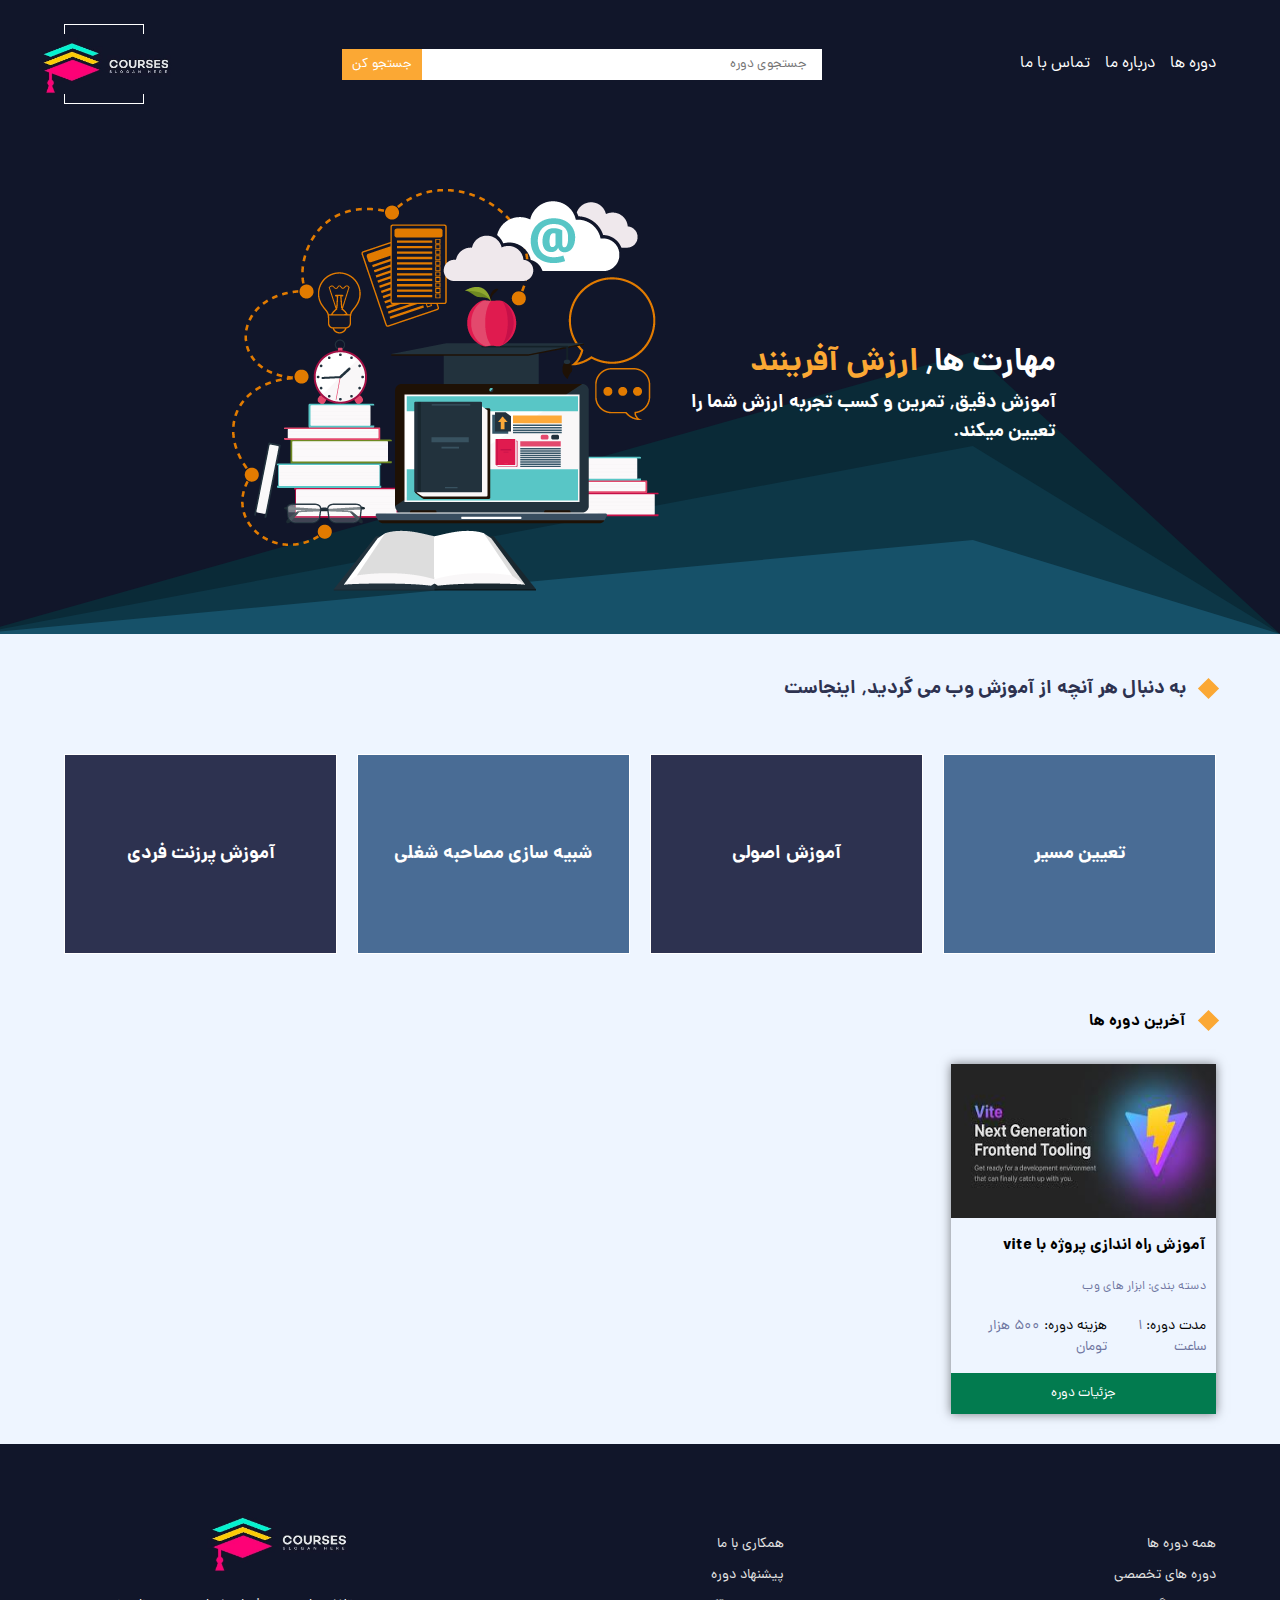
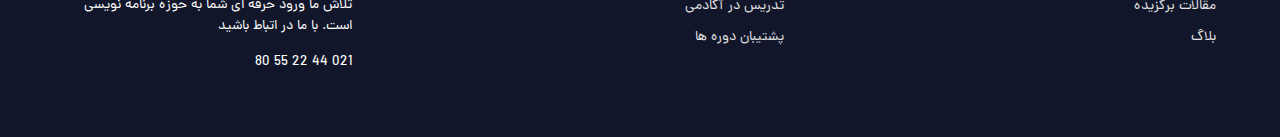
<file: index.html>
<!DOCTYPE html>
<html lang="fa" dir="rtl">
  <head>
    <meta charset="UTF-8" />
    <meta name="viewport" content="width=device-width, initial-scale=1.0" />
    <title>Courses App</title>
    <link rel="stylesheet" href="./styles/style.css" />
    <link rel="stylesheet" href="./styles/main.css" />
  </head>
  <body>
    <main class="p-relative">
      <header class="header container d-flex jc-sb align-center">
        <nav class="nav">
          <ul class="d-flex gap-3">
            <li><a href="./courses">دوره ها</a></li>
            <li><a href="./about-us">درباره ما</a></li>
            <li><a href="./contact-us">تماس با ما</a></li>
          </ul>
        </nav>
        <div class="search_bar">
          <form class="d-flex">
            <input
              class="search_inp py-1 px-3"
              type="search"
              name=""
              id=""
              placeholder="جستجوی دوره"
            />
            <input class="search_btn px-2" type="submit" value="جستجو کن" />
          </form>
        </div>
        <div class="logo">
          <img src="./images/logo.jpg" alt="logo" />
        </div>
      </header>
      <div class="intro_section p-relative">
        <div class="intro d-flex align-center jc-sb container py-6">
          <div class="content p-relative">
            <div class="heading d-flex gap-1">
              <h1 class="heading-1">مهارت ها٬</h1>
              <h1 class="heading-2">ارزش آفرینند</h1>
            </div>
            <div class="sub_heading">
              <h3>آموزش دقیق٬ تمرین و کسب تجربه ارزش شما را تعیین میکند.</h3>
            </div>
          </div>
          <div class="intro_img p-relative">
            <img src="./images/intro-img.png" alt="" />
          </div>
        </div>
        <div class="shape p-absolute"></div>
        <div class="shape2 p-absolute"></div>
        <div class="shape3 p-absolute"></div>
      </div>
      <div class="info container my-3 py-5">
        <div class="title mb-6">
          <h4>به دنبال هر آنچه از آموزش وب می گردید٬ اینجاست</h4>
        </div>
        <div class="boxes d-flex gap-4 align-center jc-sb pt-4">
          <div class="box">
            <h3>تعیین مسیر</h3>
          </div>
          <div class="box">
            <h3>آموزش اصولی</h3>
          </div>
          <div class="box">
            <h3>شبیه سازی مصاحبه شغلی</h3>
          </div>
          <div class="box">
            <h3>آموزش پرزنت فردی</h3>
          </div>
        </div>
      </div>
      <div class="courses container my-6">
        <div class="title">
          <h4>آخرین دوره ها</h4>
        </div>
        <div class="courses_list d-flex gap-3 mt-6">
          <div class="course d-flex flex-col jc-sb">
            <img class="course_cover" src="./images/c1.jpeg" alt="" />
            <div class="content px-2 py-3 d-flex flex-col gap-4">
              <div class="title">آموزش راه اندازی پروژه با vite</div>
              <div class="category">
                <span>دسته بندی: </span>
                <span>ابزار های وب</span>
              </div>
              <div class="details d-flex jc-sb">
                <div class="duration">
                  <span>مدت دوره: </span>
                  <span>۱ ساعت</span>
                </div>
                <div class="price">
                  <span>هزینه دوره: </span>
                  <span>۵۰۰ هزار تومان</span>
                </div>
              </div>
            </div>
            <button>جزئیات دوره</button>
          </div>
        </div>
      </div>
      <footer class="footer container d-flex jc-sb align-center mt-6">
        <div class="col-1">
          <ul>
            <li><a href="#">همه دوره ها</a></li>
            <li><a href="#">دوره های تخصصی</a></li>
            <li><a href="#">مقالات برگزیده</a></li>
            <li><a href="#">بلاگ</a></li>
          </ul>
        </div>
        <div class="col-2">
          <ul>
            <li><a href="#">همکاری با ما</a></li>
            <li><a href="#">پیشنهاد دوره</a></li>
            <li><a href="#">تدریس در آکادمی</a></li>
            <li><a href="#">پشتیبان دوره ها</a></li>
          </ul>
        </div>
        <div class="col-3 d-flex gap-3 flex-col">
          <div class="logo"><img src="./images/logo.jpg" alt="" /></div>
          <div class="trust">
            تلاش ما ورود حرفه ای شما به حوزه برنامه نویسی است. با ما در اتباط
            باشید
          </div>
          <div class="tel">021 44 22 55 80</div>
        </div>
      </footer>
    </main>

    <script src="./js/app.js"></script>
  </body>
</html>
</file>
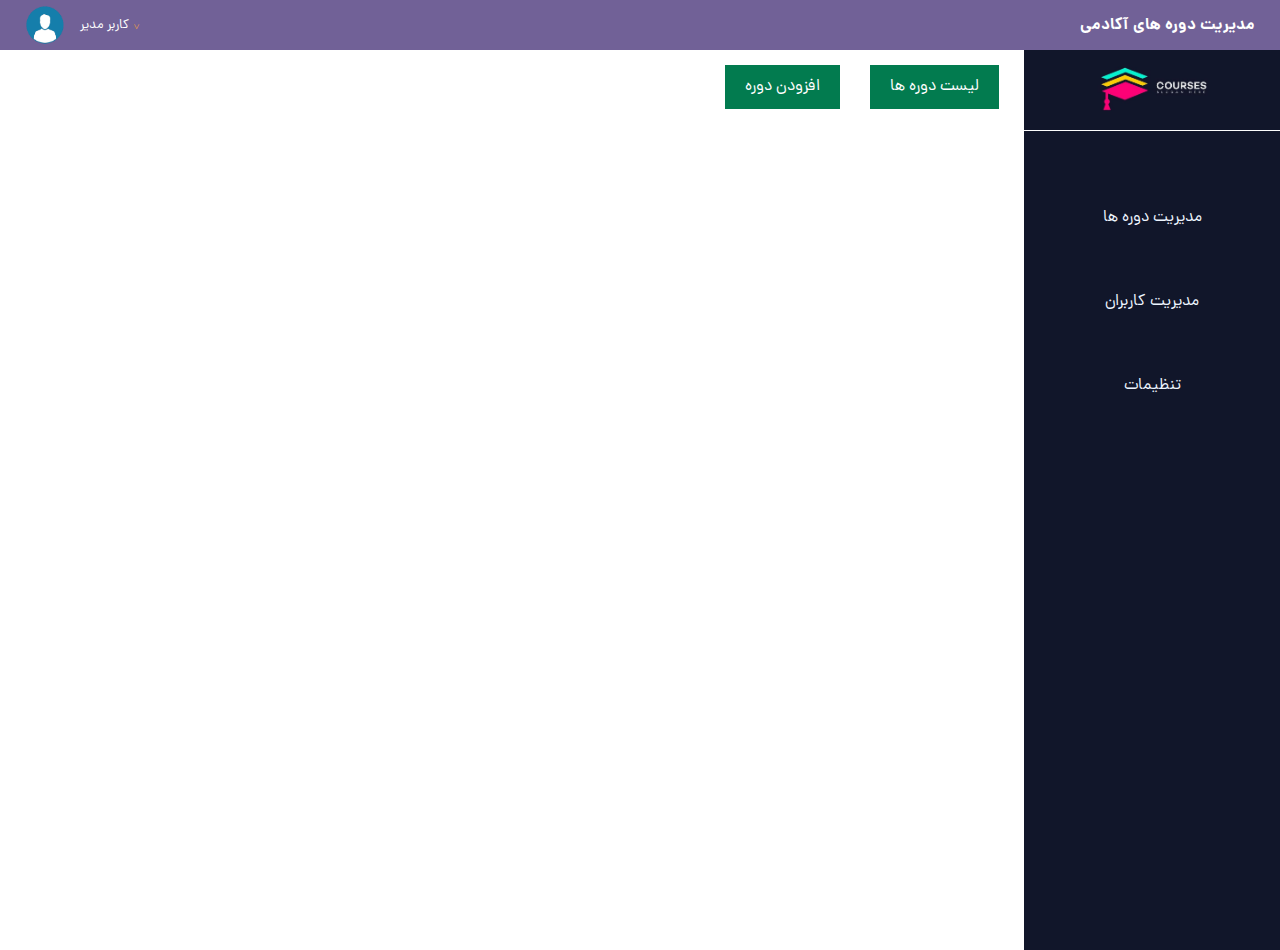
<file: coursesMng.html>
<!DOCTYPE html>
<html lang="fa" dir="rtl">
<head>
    <meta charset="UTF-8">
    <meta name="viewport" content="width=device-width, initial-scale=1.0">
    <title>Courses Management Dashboard</title>
    <link rel="stylesheet" href="./styles/main.css">
    <link rel="stylesheet" href="./styles/dashboard.css">
</head>
<body>
    <main>
        <div class="header d-flex jc-sb align-center">
            <h4>مدیریت دوره های آکادمی</h4>
            <div class="profile d-flex  jc-center align-center">
                <div class="name">کاربر مدیر</div>
                <img src="./images/user.png" alt="">
            </div>
        </div>
        <div class="content d-flex">
            <div class="sidebar">
                <div class="top d-flex jc-center align-center">
                    <div class="logo">
                        <img src="./images/logo.jpg" alt="">
                    </div>
                </div>
                <div class="menu py-6 my-6">
                    <ul class="d-flex text-center flex-col gap-6">
                        <li><a href="./coursesMng.html">مدیریت دوره ها</a></li>
                        <li><a href="./dashboard.html">مدیریت کاربران</a></li>
                        <li><a href="#">تنظیمات</a></li>
                    </ul>
                </div>
            </div>
            <div class="main_content">
                <div class="boxes d-flex gap-6">
                    <div class="box btn_list">
                        لیست دوره ها
                    </div>
                    <div class="box btn_add_data" >
                        افزودن دوره
                    </div>
                </div>
                <div class="sub_content w-100 d-flex flex-col jc-center align-center py-6">
                    <div class="tbl_list_data w-100">
                        <table class="tbl">
                            <thead>
                                <th>عنوان دوره</th>
                                <th>دسته دوره</th>
                                <th>سطح دوره</th>
                                <th>مدت دوره</th>
                                <th>قیمت دوره</th>
                                <th>عملیات</th>
                            </thead>
                            <tbody>
                                <tr>
                                    <td>a</td>
                                    <td>a</td>
                                    <td>a</td>
                                    <td>a</td>
                                    <td>a</td>
                                    <td class="actions">
                                        <button class="edit_user">ویرایش</button>
                                        <button class="delete_user">حذف</button>
                                    </td>
                                </tr>
                            </tbody>
                        </table>
                    </div>
                    <div class="frm_add_data">
                        <form class="d-flex flex-wrap jc-center align-center gap-6">
                            <input type="text" placeholder="عنوان دوره" class="title">
                            <select class="category">
                                <option value="null">دسته دوره</option>
                                <option value="frontend">فرانت اند</option>
                                <option value="backend">بک اند</option>
                            </select>
                            <select class="level">
                                <option value="null">سطح دوره</option>
                                <option value="intro">مقدماتی</option>
                                <option value="advance">پیشرفته</option>
                                <option value="to-advance">صفر تا صد</option>
                            </select>
                            <input type="text" class="desc" placeholder="توضیحات دوره">
                            <input type="number" class="chapter" placeholder="تعداد سرفصل ها">
                            <input type="number" class="duration" placeholder=" مدت دوره">
                            <input type="number" class="price" placeholder="قیمت دوره">
                            <input type="text" class="img" placeholder="تصویر کاور دوره">
                            <input type="text" class="date" placeholder="تاریخ شروع">
                            <input type="submit" value="ذخیره دوره" class="btn-save-data">
                            <input type="reset" value="پاک کردن فرم" class="btn-save-data">
                        </form>
                    </div>
                </div>
            </div>
        </div>
    </main>

    <script src="./js/dashboard.js"></script>

</body>
</html>
</file>
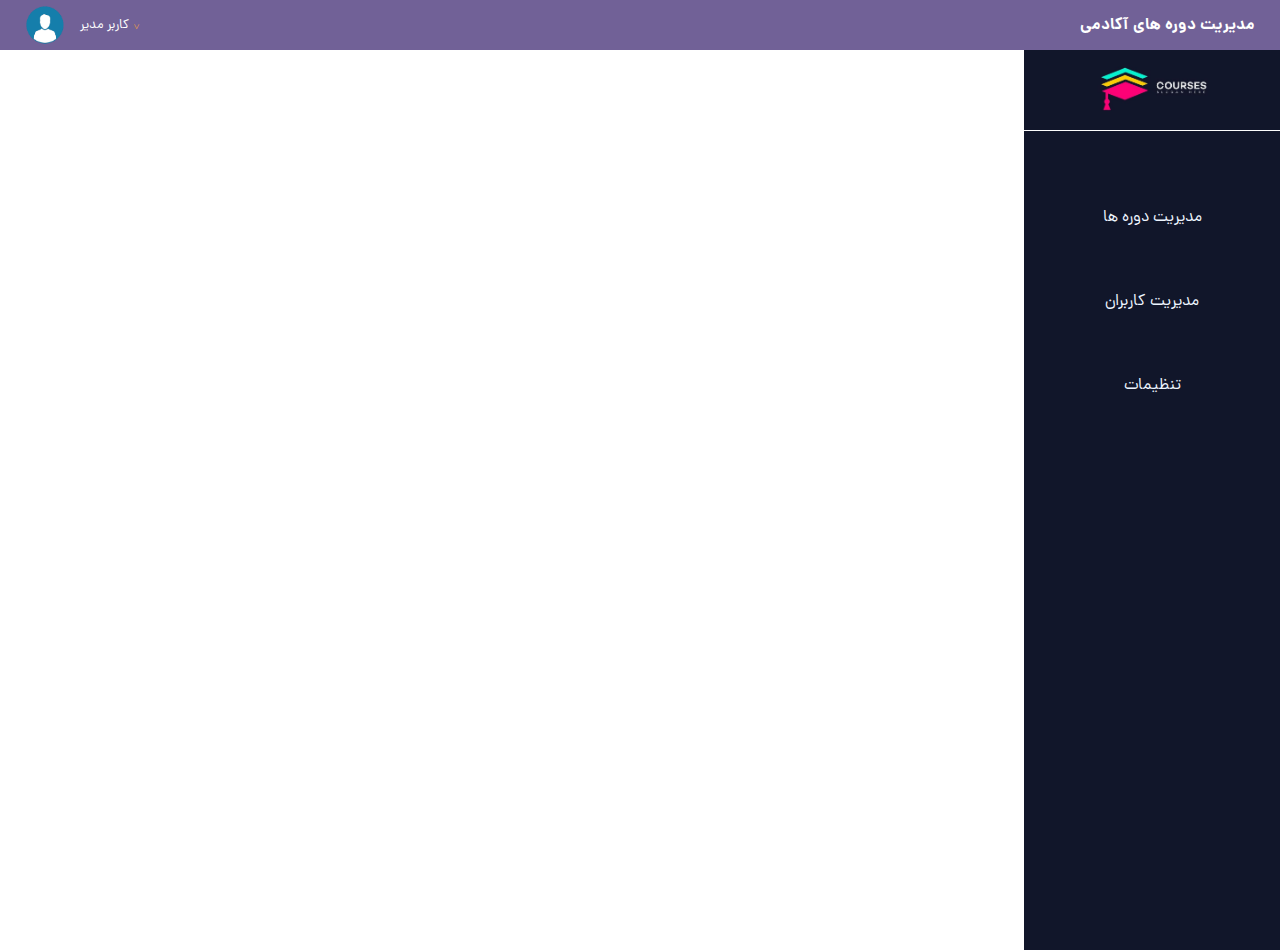
<file: dashboard.html>
<!DOCTYPE html>
<html lang="fa" dir="rtl">
<head>
    <meta charset="UTF-8">
    <meta name="viewport" content="width=device-width, initial-scale=1.0">
    <title>Courses Management Dashboard</title>
    <link rel="stylesheet" href="./styles/main.css">
    <link rel="stylesheet" href="./styles/dashboard.css">
</head>
<body>
    <main>
        <div class="header d-flex jc-sb align-center">
            <h4>مدیریت دوره های آکادمی</h4>
            <div class="profile d-flex  jc-center align-center">
                <div class="name">کاربر مدیر</div>
                <img src="./images/user.png" alt="">
            </div>
        </div>
        <div class="content d-flex">
            <div class="sidebar">
                <div class="top d-flex jc-center align-center">
                    <div class="logo">
                        <img src="./images/logo.jpg" alt="">
                    </div>
                </div>
                <div class="menu py-6 my-6">
                    <ul class="d-flex text-center flex-col gap-6">
                        <li><a href="./coursesMng.html">مدیریت دوره ها</a></li>
                        <li><a href="./dashboard.html">مدیریت کاربران</a></li>
                        <li><a href="#">تنظیمات</a></li>
                    </ul>
                </div>
            </div>
            <div class="main"></div>
        </div>
    </main>

</body>
</html>
</file>
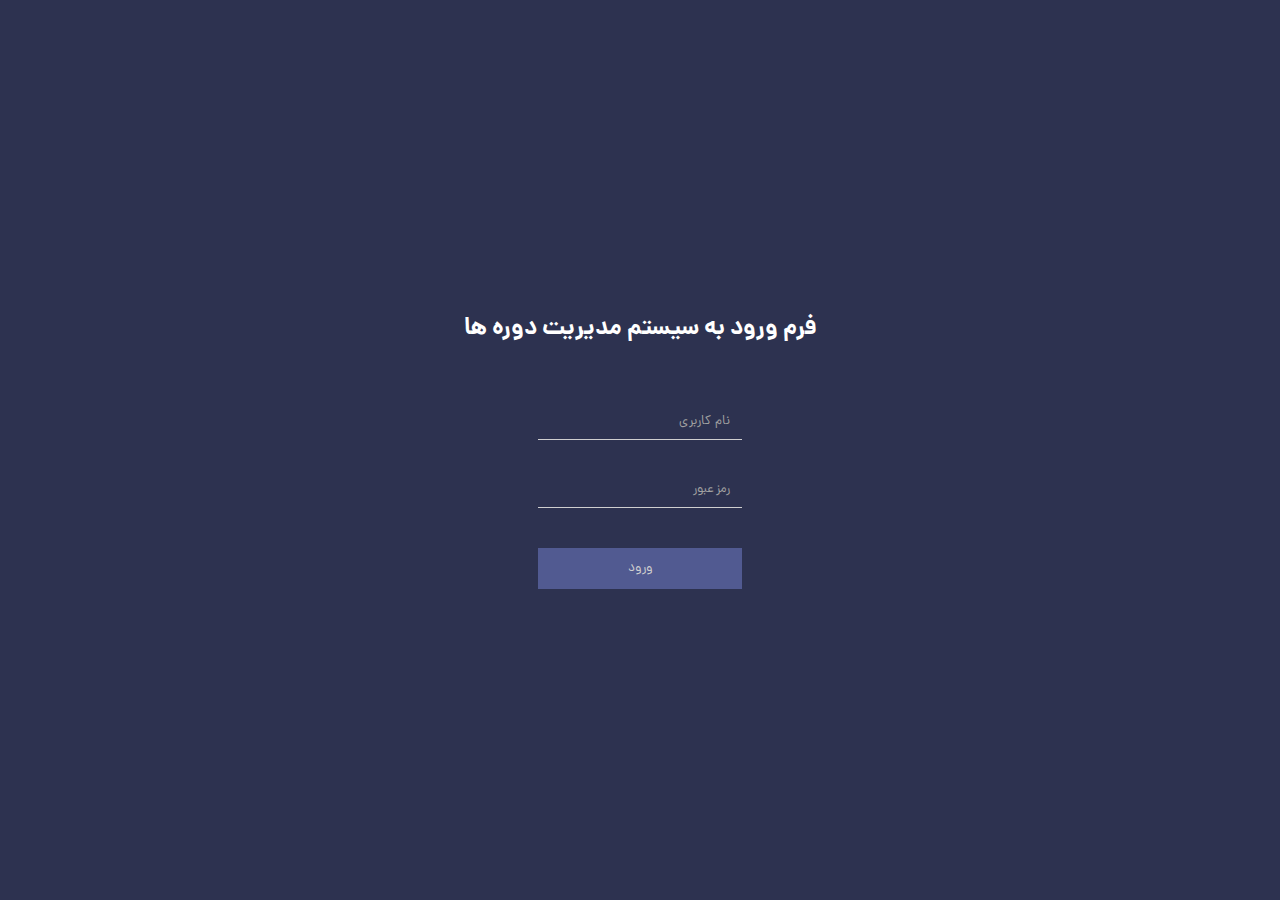
<file: login.html>
<!DOCTYPE html>
<html lang="fa" dir="rtl"> 
<head>
    <meta charset="UTF-8">
    <meta name="viewport" content="width=device-width, initial-scale=1.0">
    <title>Login to courses mangement</title>
    <link rel="stylesheet" href="./styles/main.css">
    <link rel="stylesheet" href="./styles/login.css">
</head>
<body>
    <main class="text-center d-flex flex-col jc-center align-center">
        <h2>فرم ورود به سیستم  مدیریت دوره ها</h2>
        <form class="login-frm d-flex flex-col jc-center align-center">
            <div class="username d-flex jc-center align-center">
                <input type="text" id="username" >
                <label for="username">نام کاربری</label>
            </div>
            <div class="pass d-flex jc-center align-center">
                <input type="text" id="pass">
                <label for="pass">رمز عبور</label>
            </div>
            <input type="submit" value="ورود">
        </form>
    </main>
</body>
</html>
</file>
<file: styles/style.css>
:root {
  --primary-c: #eef5ff;
  --secondary-c: #2d3250;
  --third-c: #7077a1;
  --forth-c: #027b4f;
  --orange-c: #fba834;
}
body {
  background-color: var(--primary-c);
}
main {
}
.header {
  background-color: #11162a;
  padding-top: 1.5rem;
  padding-bottom: 3rem;
}
.header .logo {
  width: 80px;
  height: 80px;
  border: 1px solid #fff;
  display: flex;
  justify-content: center;
  align-items: center;
}
.header .logo img {
  width: 140px;
}
.header .nav a {
  color: #fff;
}
.header .nav a:hover {
  color: #7077a1;
}
.header .search_bar .search_inp {
  border: none;
  width: 400px;
}
.header .search_bar .search_inp:focus {
  outline: none;
}
.header .search_bar .search_btn {
  border: none;
  background-color: #fba834;
  color: #fff;
  cursor: pointer;
}
.header .search_bar .search_btn:hover {
  background-color: #f6b17a;
}
.intro {
  background-color: #11162a;
  color: #fff;
}
.intro_section .shape {
  width: 100%;
  height: 300px;
  background: #0a2a37;
  clip-path: polygon(-2% 100%, 76% 6%, 100% 100%);
  bottom: 0;
  z-index: 1;
}
.intro_section .shape2 {
  width: 100%;
  height: 200px;
  background: #0d3747;
  clip-path: polygon(-2% 100%, 76% 6%, 100% 100%);
  bottom: 0;
  z-index: 1;
}
.intro_section .shape3 {
  width: 100%;
  height: 100px;
  background: #165169;
  clip-path: polygon(-2% 100%, 76% 6%, 100% 100%);
  bottom: 0;
  z-index: 1;
}

.intro .content {
  margin-inline-start: 10rem;
  z-index: 10;
}
.intro .heading-2 {
  color: #fba834;
}

.intro .intro_img {
  margin-inline-end: 10rem;
  z-index: 10;
}
.info {
  /* background-image: linear-gradient(to right, #1d2137, #496c95 ,#1d2137); */
}
.info .box {
  background-color: #2d3250;
  width: 25%;
  height: 200px;
  display: flex;
  justify-content: center;
  align-items: center;
  border: 1px solid;
  color: #fff;
}
.info .box:nth-child(2n + 1) {
  background-color: #496c95;
}
.info .title {
  font-size: 1.2rem;
  color: #2d3250;
}
h4::before {
  content: "";
  display: inline-block;
  width: 15px;
  rotate: 45deg;
  height: 15px;
  background-color: #fba834;
  position: relative;
  top: 3px;
  margin-left: 15px;
}

.courses_list {
}
.courses_list .course {
  box-shadow: 0 0 10px rgba(0, 0, 0, 0.5);
  height: 350px;
  width: 23%;
  /* flex: 1; */
}
.courses_list .course .course_cover {
  width: 100%;
  height: 55%;
  img {
    width: 100%;
  }
}
.courses_list .course .content {
  justify-content: space-around;
}
.courses_list .course .content .title {
  font-weight: bold;
}
.courses_list .course .content .category {
  color: #7077a1;
  font-size: 12px;
}
.courses_list .course .content .details {
  font-size: 14px;

  .duration span:first-child,
  .price span:first-child {
    color: #040404;
  }
  .duration span:last-child,
  .price span:last-child {
    color: #7077a1;
  }
}
.courses_list .course button {
  border: none;
  padding: 10px 25px;
  width: 100%;
  background-color: #027b4f;
  cursor: pointer;
  color: #fff;
}
.footer {
  padding-top: 4rem;
  padding-bottom: 4rem;
  margin-top: 4rem;
  background-color: #11162a;
  color: #fff;
  font-size: 14px;
}
.footer a {
  color: #e3e3e3;
}
.footer ul {
  display: flex;
  flex-direction: column;
  gap: 10px;
}
.footer .logo img {
  width: 150px;
}
.footer > div {
  width: 25%;
}
</file>
<file: styles/main.css>
@font-face {
    font-family: "dana";
    font-style: normal;
    font-weight: 300;
    src: url("../fonts/DANA-REGULAR.TTF");
}
@font-face {
    font-family: "dana";
    font-style: normal;
    font-weight: bold;
    src: url("../fonts/DANA-BOLD.TTF");
}
:root {
    --main-color: #002b5b;
    --first-teal: #1a5f7a;
    --second-teal: #159895;
    --third-teal: #57c5b6;
    --white-color: #ffffff;
    --gray-color: #c5c5c5;
    --transition: 0.5s ease;
    --dark-mode: #111a23;
}
* {
    margin: 0;
    padding: 0;
    box-sizing: border-box;
    font-family: "dana" !important;
}

body::-webkit-scrollbar {
    width: 11px;
}
body::-webkit-scrollbar-track {
    background: var(--second-teal);
}
body::-webkit-scrollbar-thumb {
    background-color: var(--white-color);
    border-radius: 6px;
    border: 3px solid var(--second-teal);
}

body::before {
    content: "";
    position: fixed;
    height: 100%;
    width: 100%;
    background-color: #fff;
    transform: translateX(-100%);
    transition: all var(--transition);
    z-index: -1;
}

body.dark::before {
    background-color: var(--dark-mode);
    transform: translateX(0);
    transition: transform var(--transition);
}
.container {
    padding-right:  4rem;
    padding-left:  4rem;
}
ul {
    list-style: none;
}
a {
    text-decoration: none;
}
.text-center {
    text-align: center;
}
.w-100 {
    width: 100%;
}
.d-block {
    display: block;
}
.d-none {
    display: none;
}
.d-flex {
    display: flex;
}
.flex-col {
    flex-direction: column;
}
.jc-sb {
    justify-content: space-between;
}

.jc-center {
    justify-content: center;
}
.jc-start {
    justify-content: start;
}
.jc-end {
    justify-content: end;
}
.align-center {
    align-items: center;
}
.align-start {
    align-items: flex-start;
}
.align-end {
    align-items: flex-end;
}
.flex-wrap {
    flex-wrap: wrap;
}
.gap-1 {
    gap: 5px;
}
.gap-2 {
    gap: 10px;
}
.gap-3 {
    gap: 15px;
}
.gap-4 {
    gap: 20px;
}
.gap-5 {
    gap: 25px;
}
.gap-6 {
    gap: 30px;
}

/*  Margin */

.m-1 {
    margin: 5px;
}
.m-2 {
    margin: 10px;
}
.m-3 {
    margin: 15px;
}
.m-4 {
    margin: 20px;
}
.m-5 {
    margin: 25px;
}
.m-6 {
    margin: 30px;
}
.mx-1 {
    margin-left: 5px;
    margin-right: 5px;
}
.mx-2 {
    margin-left: 10px;
    margin-right: 10px;
}
.mx-3 {
    margin-left: 15px;
    margin-right: 15px;
}
.mx-4 {
    margin-left: 20px;
    margin-right: 20px;
}
.mx-5 {
    margin-left: 25px;
    margin-right: 25px;
}
.mx-6 {
    margin-left: 30px;
    margin-right: 30px;
}
.my-1 {
    margin-top: 5px;
    margin-bottom: 5px;
}
.my-2 {
    margin-top: 10px;
    margin-bottom: 10px;
}
.my-3 {
    margin-top: 15px;
    margin-bottom: 15px;
}
.my-4 {
    margin-top: 20px;
    margin-bottom: 20px;
}
.my-5 {
    margin-top: 25px;
    margin-bottom: 25px;
}
.my-6 {
    margin-top: 30px;
    margin-bottom: 30px;
}

.ml-1 {
    margin-left: 5px;
}
.ml-2 {
    margin-left: 10px;
}
.ml-3 {
    margin-left: 15px;
}
.ml-4 {
    margin-left: 20px;
}
.ml-5 {
    margin-left: 25px;
}
.ml-6 {
    margin-left: 30px;
}
.mr-1 {
    margin-right: 5px;
}
.mr-2 {
    margin-right: 10px;
}
.mr-3 {
    margin-right: 15px;
}
.mr-4 {
    margin-right: 20px;
}
.mr-5 {
    margin-right: 25px;
}
.mr-6 {
    margin-right: 30px;
}
.mt-1 {
    margin-top: 5px;
}
.mt-2 {
    margin-top: 10px;
}
.mt-3 {
    margin-top: 15px;
}
.mt-4 {
    margin-top: 20px;
}
.mt-5 {
    margin-top: 25px;
}
.mt-6 {
    margin-top: 30px;
}
.mb-1 {
    margin-bottom: 5px;
}
.mb-2 {
    margin-bottom: 10px;
}
.mb-3 {
    margin-bottom: 15px;
}
.mb-4 {
    margin-bottom: 20px;
}
.mb-5 {
    margin-bottom: 25px;
}
.mb-6 {
    margin-bottom: 30px;
}

/*  Padding */

.p-1 {
    padding: 5px;
}
.p-2 {
    padding: 10px;
}
.p-3 {
    padding: 15px;
}
.p-4 {
    padding: 20px;
}
.p-5 {
    padding: 25px;
}
.p-6 {
    padding: 30px;
}
.px-1 {
    padding-left: 5px;
    padding-right: 5px;
}
.px-2 {
    padding-left: 10px;
    padding-right: 10px;
}
.px-3 {
    padding-left: 15px;
    padding-right: 15px;
}
.px-4 {
    padding-left: 20px;
    padding-right: 20px;
}
.px-5 {
    padding-left: 25px;
    padding-right: 25px;
}
.px-6 {
    padding-left: 30px;
    padding-right: 30px;
}
.py-1 {
    padding-top: 5px;
    padding-bottom: 5px;
}
.py-2 {
    padding-top: 10px;
    padding-bottom: 10px;
}
.py-3 {
    padding-top: 15px;
    padding-bottom: 15px;
}
.py-4 {
    padding-top: 20px;
    padding-bottom: 20px;
}
.py-5 {
    padding-top: 25px;
    padding-bottom: 25px;
}
.py-6 {
    padding-top: 30px;
    padding-bottom: 30px;
}

.pl-1 {
    padding-left: 5px;
}
.pl-2 {
    padding-left: 10px;
}
.pl-3 {
    padding-left: 15px;
}
.pl-4 {
    padding-left: 20px;
}
.pl-5 {
    padding-left: 25px;
}
.pl-6 {
    padding-left: 30px;
}
.pr-1 {
    padding-right: 5px;
}
.pr-2 {
    padding-right: 10px;
}
.pr-3 {
    padding-right: 15px;
}
.pr-4 {
    padding-right: 20px;
}
.pr-5 {
    padding-right: 25px;
}
.pr-6 {
    padding-right: 30px;
}
.pt-1 {
    padding-top: 5px;
}
.pt-2 {
    padding-top: 10px;
}
.pt-3 {
    padding-top: 15px;
}
.pt-4 {
    padding-top: 20px;
}
.pt-5 {
    padding-top: 25px;
}
.pt-6 {
    padding-top: 30px;
}
.pb-1 {
    padding-bottom: 5px;
}
.pb-2 {
    padding-bottom: 10px;
}
.pb-3 {
    padding-bottom: 15px;
}
.pb-4 {
    padding-bottom: 20px;
}
.pb-5 {
    padding-bottom: 25px;
}
.pb-6 {
    padding-bottom: 30px;
}

/* position */

.p-relative {
    position: relative;
}
.p-absolute {
    position: absolute;
}
.p-fixed {
    position: fixed;
}
.p-sticky {
    position: sticky;
}

.alert {
    border-radius: 9px;
}
.alert-success {
    background: #9df3d2;
}
.text-success {
    color: #0a6547;
}
.alert-danger {
    background: #ffc3c3;
}
.text-danger {
    color: #e51616;
}
</file>
<file: styles/dashboard.css>
:root {
  --primary-c: #eef5ff;
  --secondary-c: #2d3250;
  --third-c: #7077a1;
  --forth-c: #027b4f;
  --orange-c: #fba834;
}
.header {
  background-color: #716197;
  height: 50px;
  color: #fff;
  padding: 15px 25px;
}
.header .profile img {
  width: 40px;
}
.profile .name {
  font-size: 13px;
  margin: 0 15px;
}
.profile .name::before {
  content: "<";
  display: inline-block;
  margin: 0 2px;
  font-size: 10px;
  rotate: 90deg;
  color: #fba834;
}

.content {
}
.content .sidebar {
  width: 20vw;
  height: 100vh;
  background-color: #11162a;
  a {
    color: #eef5ff;
  }
  .logo {
    text-align: center;
    border-bottom: 1px solid #fdfdfd;
    padding: 10px;
    img {
      width: 50%;
    }
  }
  .menu ul li {
    padding: 15px;
    a {
      display: inline-block;
      width: 100%;
      height: 100%;
    }
  }
  .menu ul li:hover {
    background-color: #7077a1;
  }
}

.main_content {
  width: 80vw;
  padding: 15px 25px;
  .boxes {
    .box {
      width: fit-content;
      background-color: #027b4f;
      padding: 10px 20px;
      color: #fff;
      display: inline-block;
      cursor: pointer;
    }
    .box:hover {
      background-color: #7077a1;
    }
  }
}

.sub_content {
  width: 100%;
  margin: 20px auto;
  .tbl_list_data {
    text-align: center;
    display: none;
    table {
      width: 100%;
      th,
      td {
        padding: 15px 25px;
      }
      thead {
        background-color: #2d324b;
        color: #fff;
      }
      tbody {
        tr:nth-child(even) {
          background-color: #321d63;
          color: #fff;
        }
        tr:hover {
          background-color: #716197af;
          color: #fff;
        }
      }
      .actions {
        button {
          padding: 6px 15px;
          border: none;
          font-size: 12px;
          color: #fff;
          cursor: pointer;
        }
        .edit_user {
          background-color: #046b37;
        }
        .delete_user {
          background-color: #b50e0e;
        }
      }
    }
  }

  .frm_add_data {
    margin: 3rem 0;
    display: none;
    form {
      input,
      select {
        padding: 10px 25px;
        width: 25%;
      }
    }
    input[type="submit"] {
      background-color: var(--orange-c);
      border: none;
      color: #fff;
      cursor: pointer;
    }
    input[type="submit"]:hover {
      background-color: #714406;
    }
    input[type="reset"] {
      background-color: #e86969;
      border: none;
      color: #fff;
      cursor: pointer;
    }
    input[type="reset"]:hover {
      background-color: #702929;
    }
  }
}
</file>
<file: styles/login.css>
main{
    background-color: #2d3250;
    color: #fff;
    width: 100%;
    height: 100vh;
}
h2{
    margin-bottom: 5%;
}
.login-frm{
    width: 20%;
    gap: 40px;
}
.login-frm input{
    background-color: transparent;
    border: none;
}
.login-frm input[type='text']{
    border-bottom: 1px solid #cfcfcf;
    padding: 3px;
    color: #fff;
    width: 80%;
}
.login-frm input[type='text']:focus{
    outline: none;
}
.login-frm > div{
    position: relative;
    width: 100%;
}
.login-frm  label{
    position: absolute;
    right: 38px;
    font-size: 13px;
    bottom: 5px;
    top: 0;
    transition: .5s all;
    color: #a1a1a1;

}
.login-frm input[type='text']:focus + label{
    top: -18px;
    transition: .5s all;
}
.login-frm input[type='submit'] {
    background-color: #515a91;
    color: #cfcfcf;
    width: 80%;
    padding: 10px 25px;
    cursor: pointer;
}
.login-frm input[type='submit']:hover{
    background-color: #414876;
}
</file>
